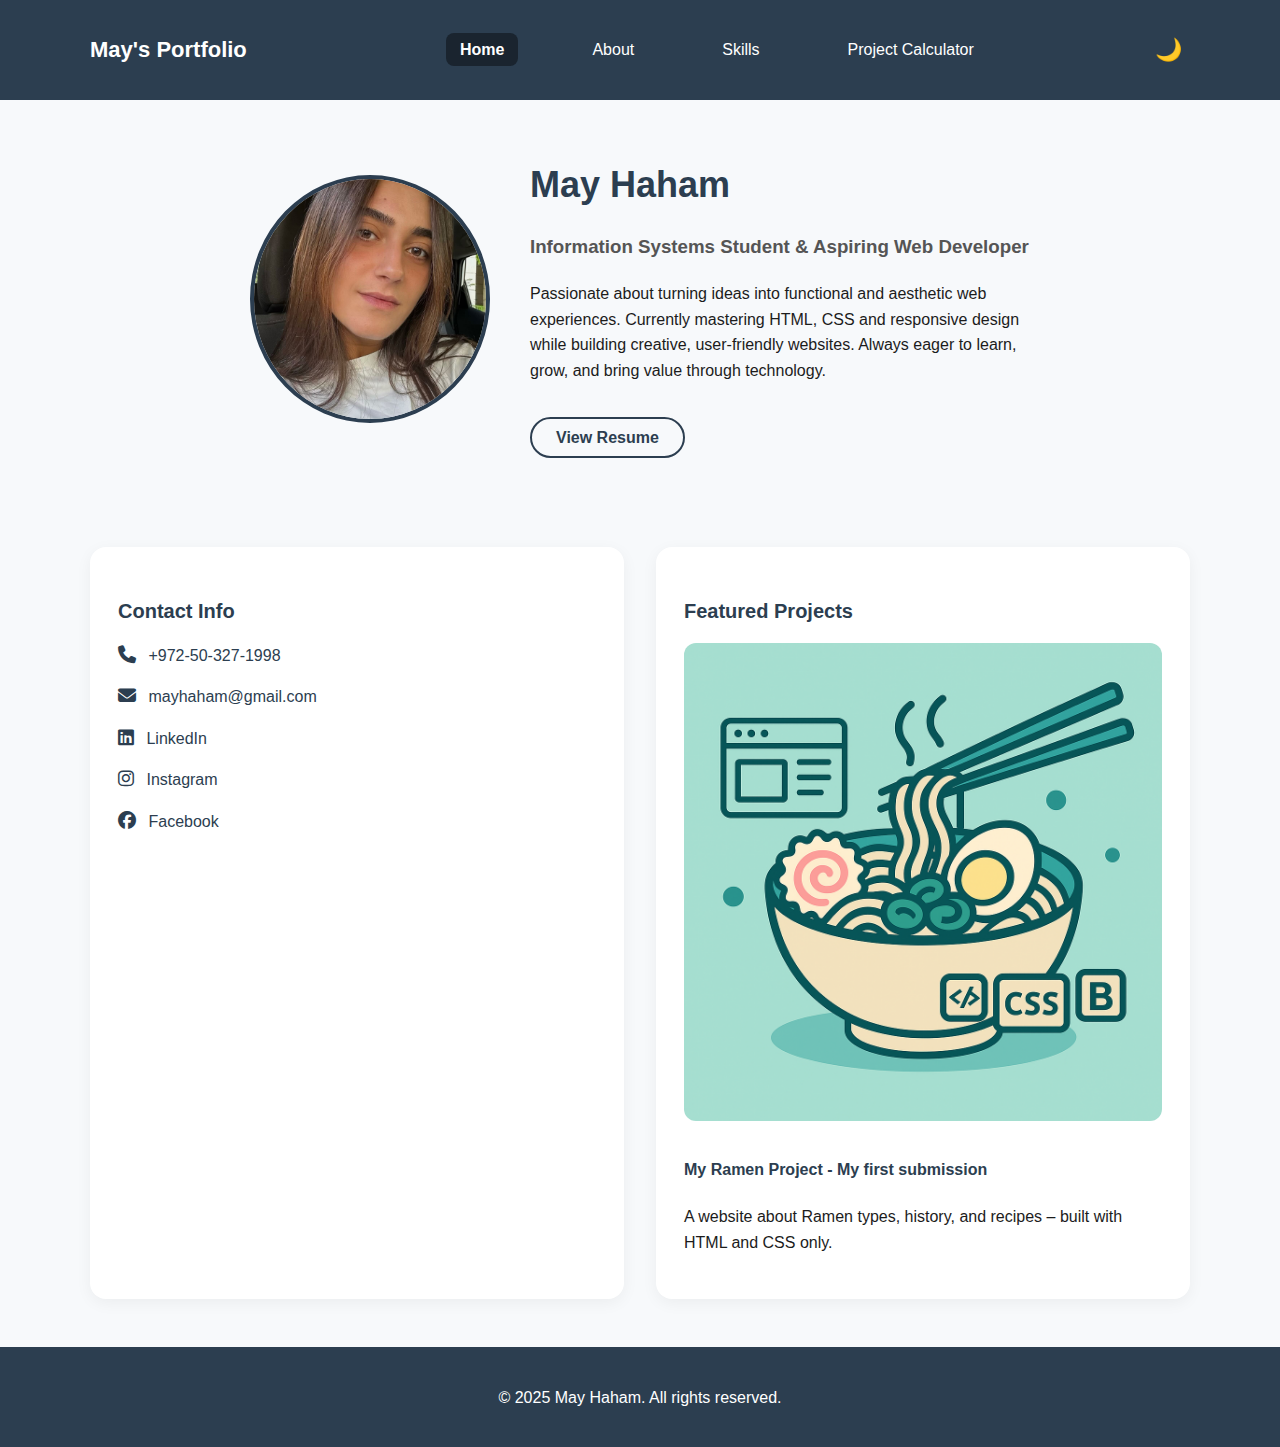
<file: index.html>
<!DOCTYPE html>
<html lang="en">
  <head>
    <meta charset="UTF-8" />
    <meta name="viewport" content="width=device-width, initial-scale=1.0" />
    <title>My Portfolio</title>
    <link rel="stylesheet" href="assets/style/global.css" />
    <link rel="stylesheet" href="assets/style/home.css" />
    <link rel="stylesheet" href="https://cdnjs.cloudflare.com/ajax/libs/font-awesome/6.5.0/css/all.min.css" />
  </head>

  <body>
    <header class="shared-bar sticky-header">
      <nav class="navbar">
        <div class="logo">May's Portfolio</div>
        <button id="hamburger" class="hamburger" aria-label="Toggle menu">☰</button>
        <ul id="nav-links" class="nav-links">
          <li><a href="index.html" class="active">Home</a></li>
          <li><a href="about.html">About</a></li>
          <li><a href="skills.html">Skills</a></li>
          <li><a href="project-calculator.html">Project Calculator</a></li>
        </ul>
        <button id="dark-mode-toggle" aria-label="Toggle dark mode">🌙</button>
      </nav>
    </header>

    <main>
      <section class="hero-row">
        <div class="hero-img-wrapper">
          <img src="assets/imgs/selfie.jpg" alt="Selfie of myself" class="hero-img" />
        </div>
        <div class="hero-text">
          <h1>May Haham</h1>
          <h3>Information Systems Student & Aspiring Web Developer</h3>
          <p>
            Passionate about turning ideas into functional and aesthetic web experiences.
            Currently mastering HTML, CSS and responsive design while building creative,
            user-friendly websites. Always eager to learn, grow, and bring value through technology.
          </p>
          <br>
          <a href="assets/resume.pdf" class="btn" target="_blank" rel="noopener">View Resume</a>
        </div>
      </section>

      <section class="info-section">
        <div class="contact">
          <h3>Contact Info</h3>
          <p><i class="fas fa-phone"></i> <a href="tel:+972503271998">+972-50-327-1998</a></p>
          <p><i class="fas fa-envelope"></i> <a href="mailto:mayhaham@gmail.com">mayhaham@gmail.com</a></p>
          <p><i class="fab fa-linkedin"></i> <a href="https://www.linkedin.com/in/may-haham-528b24362" target="_blank" rel="noopener">LinkedIn</a></p>
          <p><i class="fab fa-instagram"></i> <a href="https://www.instagram.com/mayhaham1?igsh=aHY5ZXFoZmw5b3du&utm_source=qr" target="_blank" rel="noopener">Instagram</a></p>
          <p><i class="fab fa-facebook"></i> <a href="https://www.facebook.com/share/15o52ERzLw/?mibextid=wwXIfr" target="_blank" rel="noopener">Facebook</a></p>
        </div>

        <div class="projects">
          <h3>Featured Projects</h3>
          <div class="project-item">
            <a href="https://mayhaham.github.io/HW-Ramen/ramen.html" target="_blank">
              <img src="assets/imgs/ramen-feature.png" alt="Ramen Project - My first submission" />
              <h4>My Ramen Project - My first submission</h4>
            </a>
            <p>A website about Ramen types, history, and recipes – built with HTML and CSS only.</p>
          </div>
        </div>
      </section>
    </main>

    <footer class="shared-bar">
      <p>© 2025 May Haham. All rights reserved.</p>
    </footer>

    <script src="services/global.js"></script>

  </body>
</html>
</file>
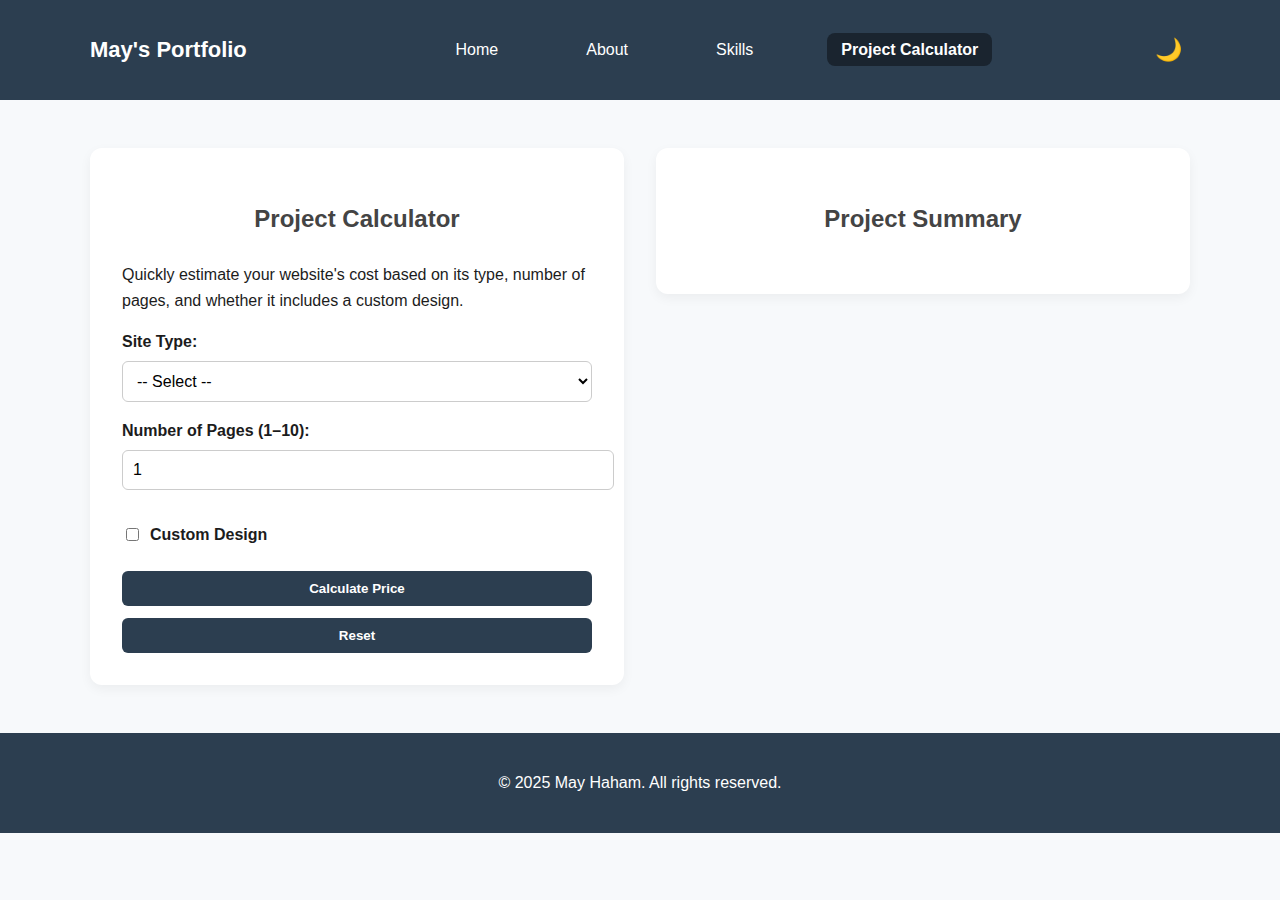
<file: project-calculator.html>
<!DOCTYPE html>
<html lang="en">
<head>
  <meta charset="UTF-8" />
  <meta name="viewport" content="width=device-width, initial-scale=1.0" />
  <title>Project Quote Calculator</title>
  <link rel="stylesheet" href="assets/style/global.css" />
  <link rel="stylesheet" href="assets/style/calcualtor.css" />
  <link rel="stylesheet" href="https://cdnjs.cloudflare.com/ajax/libs/font-awesome/6.5.0/css/all.min.css" />
</head>

<body>
  <header class="shared-bar sticky-header">
    <nav class="navbar">
      <div class="logo">May's Portfolio</div>
      <button id="hamburger" class="hamburger" aria-label="Toggle menu">☰</button>
      <ul id="nav-links" class="nav-links">
        <li><a href="index.html">Home</a></li>
        <li><a href="about.html">About</a></li>
        <li><a href="skills.html">Skills</a></li>
        <li><a href="project-calculator.html" class="active">Project Calculator</a></li>
      </ul>
      <button id="dark-mode-toggle" aria-label="Toggle dark mode">🌙</button>
    </nav>
  </header>

  <main class="calculator-wrapper">
    <section class="calculator-card">
      <h2>Project Calculator</h2>
      <p>Quickly estimate your website's cost based on its type, number of pages, and whether it includes a custom design.</p>
      <form id="quote-form">
        <label for="site-type">Site Type:</label>
        <select id="site-type" required>
          <option value="">-- Select --</option>
          <option value="business">Business</option>
          <option value="store">Online Store</option>
          <option value="blog">Blog</option>
        </select>

        <label for="num-pages">Number of Pages (1–10):</label>
        <input type="number" id="num-pages" min="1" max="10" value="1" required />
        <div class="checkbox-container">
          <input type="checkbox" id="custom-design" />
          <label for="custom-design">Custom Design</label>
        </div>
        <div class="buttons">
          <button type="submit">Calculate Price</button>
          <button type="reset">Reset</button>
        </div>
      </form>
    </section>

    <section class="result-card">
      <h2>Project Summary</h2>
      <div id="result" class="result-box hidden"></div>      
    </section>
  </main>

  <footer class="shared-bar">
    <p>© 2025 May Haham. All rights reserved.</p>
  </footer>

  <script src="services/global.js"></script>
  <script src="services/calculator.js"></script>
  
</body>
</html>
</file>
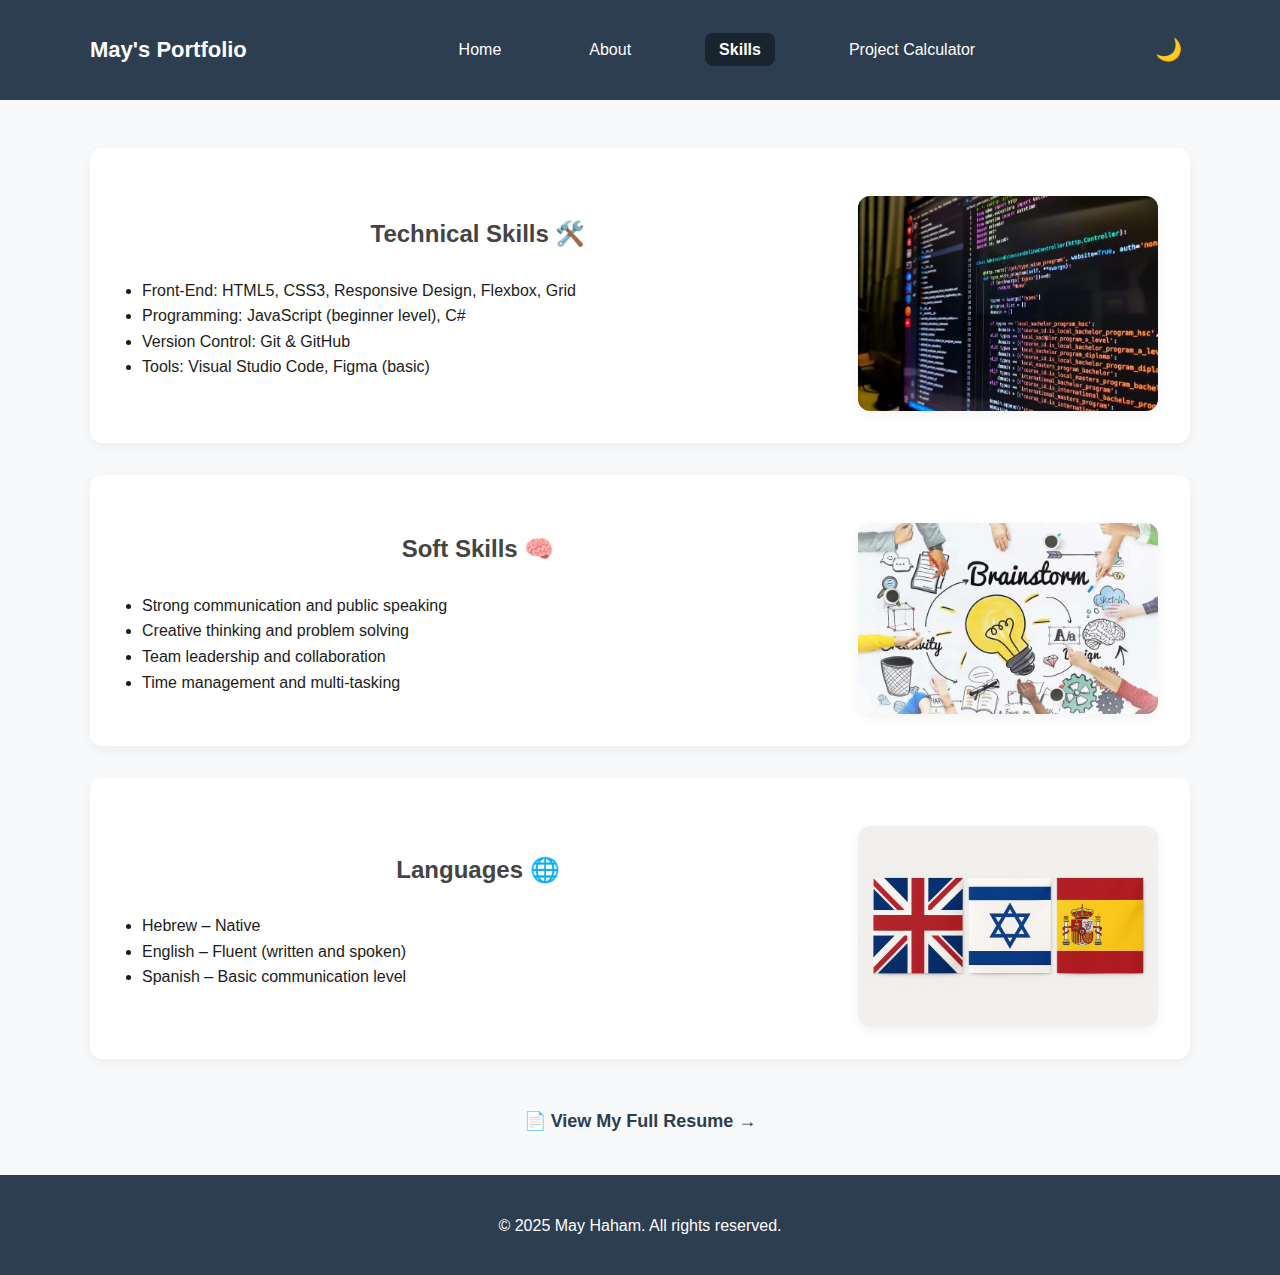
<file: skills.html>
<!DOCTYPE html>
<html lang="en">
<head>
  <meta charset="UTF-8">
  <meta name="viewport" content="width=device-width, initial-scale=1.0">
  <title>My Experience And Skills</title>
  <link rel="stylesheet" href="assets/style/global.css" />
  <link rel="stylesheet" href="assets/style/skills.css" />
  <link rel="stylesheet" href="https://cdnjs.cloudflare.com/ajax/libs/font-awesome/6.5.0/css/all.min.css" />
</head>

<body>
  <header class="shared-bar sticky-header">
    <nav class="navbar">
      <div class="logo">May's Portfolio</div>
      <button id="hamburger" class="hamburger" aria-label="Toggle menu" aria-expanded="false" aria-controls="nav-links">☰</button>
      <ul id="nav-links" class="nav-links">
        <li><a href="index.html">Home</a></li>
        <li><a href="about.html">About</a></li>
        <li><a href="skills.html" class="active">Skills</a></li>
        <li><a href="project-calculator.html">Project Calculator</a></li>
      </ul>
      <button id="dark-mode-toggle" aria-label="Toggle dark mode">🌙</button>
    </nav>
  </header>

  <main class="skills-wrapper">
    <section class="skills-card">
      <div class="skills-text">
        <h2>Technical Skills 🛠️</h2>
        <ul>
          <li>Front-End: HTML5, CSS3, Responsive Design, Flexbox, Grid</li>
          <li>Programming: JavaScript (beginner level), C#</li>
          <li>Version Control: Git & GitHub</li>
          <li>Tools: Visual Studio Code, Figma (basic)</li>
        </ul>
      </div>
      <img src="assets/imgs/skills-tech.jpg" alt="Code editor screen." class="skills-img" />
    </section>

    <section class="skills-card">
      <div class="skills-text">
        <h2>Soft Skills 🧠</h2>
        <ul>
          <li>Strong communication and public speaking</li>
          <li>Creative thinking and problem solving</li>
          <li>Team leadership and collaboration</li>
          <li>Time management and multi-tasking</li>
        </ul>
      </div>
      <img src="assets/imgs/skills-soft.jpg" alt="Team brainstorming session." class="skills-img" />
    </section>

    <section class="skills-card">
      <div class="skills-text">
        <h2>Languages 🌐</h2>
        <ul>
          <li>Hebrew – Native</li>
          <li>English – Fluent (written and spoken)</li>
          <li>Spanish – Basic communication level</li>
        </ul>
      </div>
      <img src="assets/imgs/skills-lang.jpg" alt="Flags of the United States, Israel and Spain." class="skills-img" />
    </section>
  </main>

  <section class="resume-link">
    <a href="assets/resume.pdf" target="_blank">
      📄 View My Full Resume →
    </a>
  </section>
  
  <footer class="shared-bar">
    <p>© 2025 May Haham. All rights reserved.</p>
  </footer>

  <script src="services/global.js"></script>

</body>
</html>
</file>
<file: assets/style/global.css>
@import url('./variables.css');

body {
  font-family: 'Segoe UI', Tahoma, Geneva, Verdana, sans-serif;
  background-color: var(--light-bg);
  color: var(--text-color);
  line-height: 1.6;
  transition: background-color 0.3s, color 0.3s;
  margin: 0;
  box-sizing: border-box;
  overflow-x: hidden;
}

h2 {
  text-align: center;
  font-size: 24px;
  margin-bottom: 24px;
  color: var(--subheading-color);
}

.shared-bar {
  background-color: var(--footer-bg);
  height: 100px;
  display: flex;
  align-items: center;
  justify-content: center;
  color: var(--footer-text);
}

.sticky-header {
  position: sticky;
  top: 0;
  z-index: 999;
}

.navbar {
  position: relative;
  width: 100%;
  max-width: 1100px;
  margin: 0 auto;
  padding: 0 24px;
  display: flex;
  justify-content: space-between;
  align-items: center;

}

.logo {
  font-size: 22px;
  font-weight: bold;
  color: var(--footer-text);
  white-space: nowrap;
}

.nav-links {
  list-style: none;
  display: flex;
  gap: 20px;
}

.nav-links a {
  color: var(--footer-text);
  text-decoration: none;
  font-weight: 500;
  padding: 8px 14px;
  border-radius: 8px;
  transition: background-color 0.3s, color 0.3s, font-weight 0.3s;
}

.nav-links a:hover,
.nav-links a.active {
  background-color: var(--main-color-dark);
  color: var(--primary-color);
  font-weight: bold;
}

.hamburger {
  display: none;
  background: none;
  border: none;
  font-size: 26px;
  color: var(--footer-text);
  cursor: pointer;
}

#dark-mode-toggle {
  background: transparent;
  border: none;
  font-size: 22px;
  cursor: pointer;
  padding: 4px 8px;
  line-height: 1;
}

.sun-icon {
  color: var(--sun-color);
}

.moon-icon {
  color: var(--moon-color);
}

.resume-link {
  margin: 40px auto;
  text-align: center;
  font-size: 18px;
}

.resume-link a {
  color: var(--main-color);
  font-weight: bold;
  text-decoration: none;
  transition: color 0.3s ease;
}

.resume-link a:hover {
  text-decoration: underline;
  color: var(--main-color-dark);
}

body.dark-mode {
  background-color: var(--dark-bg);
  color: var(--dark-text);
}

body.dark-mode .shared-bar,
body.dark-mode .navbar {
  background-color: var(--main-color-dark);
}

body.dark-mode .logo,
body.dark-mode .nav-links a,
body.dark-mode h1,
body.dark-mode h2,
body.dark-mode h3,
body.dark-mode p,
body.dark-mode a {
  color: var(--primary-color);
  background-color: transparent;
}

body.dark-mode .nav-links a:hover,
body.dark-mode .nav-links a.active {
  background-color: var(--main-color);
  color: var(--primary-color);
  font-weight: bold;
}

body.dark-mode .resume-link a {
  color: var(--primary-color);
}

@media only screen and (max-width: 767px) {
  .navbar {
    flex-wrap: wrap;
    justify-content: space-between;
  }

  .hamburger {
    display: block;
  }

  .nav-links {
    flex-direction: column;
    align-items: center;
    position: absolute;
    top: 100%;
    left: 0;
    right: 0;
    width: 100%;
    background-color: var(--main-color);
    display: none;
    z-index: 999;
    box-sizing: border-box;
    padding: 16px 24px;
  }

  .nav-links.nav-open {
    display: flex;
    gap: 16px;
    padding-bottom: 32px;
  }

  .nav-links li {
    width: 100%;
    text-align: center;
  }

  .nav-links a {
    width: 100%;
  }

  body {
    font-size: 17px;
  }
}

@media only screen and (min-width: 768px) and (max-width: 991px) {
  .navbar {
    padding: 0 20px;
    font-size: 18px;
  }

  .logo {
    font-size: 18px;
  }

  .nav-links {
    gap: 40px;
  }
}

@media only screen and (min-width: 992px) and (max-width: 1199px) {
  .navbar {
    padding: 0 30px;
    font-size: 19px;
  }

  .logo {
    font-size: 20px;
  }

  .nav-links {
    gap: 50px;
  }
}

@media only screen and (min-width: 1200px) {
  .navbar {
    padding: 0 40px;
  }

  .logo {
    font-size: 22px;
  }

  .nav-links {
    gap: 60px;
  }
}
</file>
<file: assets/style/home.css>
@import url('./variables.css');

.hero-row {
  display: flex;
  align-items: center;
  justify-content: center;
  gap: 40px;
  padding: 48px 32px;
  flex-wrap: wrap;
  max-width: 960px;
  margin: 0 auto;
}

.hero-text {
  flex-grow: 1;
  max-width: 500px;
}

.hero-img-wrapper {
  flex-shrink: 0;
  width: 240px;
  display: flex;
  justify-content: center;
}

.hero-img {
  width: 240px;
  height: 240px;
  border-radius: 50%;
  object-fit: cover;
  border: 4px solid var(--main-color);
}

.hero-text h1 {
  font-size: 36px;
  color: var(--main-color);
  margin: 8px 0;
}

.hero-text h3 {
  color: var(--subsubheading-color);
}

.btn {
  background-color: transparent;
  color: var(--main-color);
  border: 2px solid var(--main-color);
  padding: 10px 24px;
  border-radius: 30px;
  font-weight: 600;
  text-decoration: none;
  transition: 0.3s;
  margin-top: 20px;
}

.btn:hover {
  background-color: var(--main-color);
  color: #ffffff;
}

body.dark-mode .btn:hover {
  background-color: var(--main-color);
  color: white;
}

.info-section {
  display: flex;
  flex-wrap: wrap;
  max-width: 1100px;
  margin: 48px auto;
  padding: 0 16px;
  justify-content: center;
  gap: 32px;
}

.contact,
.projects {
  flex: 1 1 300px;
  background-color: var(--card-bg);
  padding: 28px;
  border-radius: 16px;
  box-shadow: 0 4px 16px var(--shadow);
  transition: background-color 0.3s;
}

.contact h3,
.projects h3 {
  color: var(--main-color);
  margin-bottom: 16px;
  font-size: 20px;
}

.contact a,
.projects a {
  color: var(--main-color);
  text-decoration: none;
}

.contact a:hover,
.projects a:hover {
  text-decoration: underline;
}

.project-item {
  margin-top: 16px;
}

.project-item img {
  width: 100%;
  border-radius: 12px;
  margin-bottom: 8px;
  transition: transform 0.2s ease;
}

.project-item img:hover {
  transform: scale(1.02);
}

body.dark-mode .contact,
body.dark-mode .projects {
  background-color: var(--dark-card-bg);
}

.contact i {
  margin-right: 8px;
  font-size: 18px;
  color: var(--main-color);
}

body.dark-mode .contact i {
  color: var(--dark-text);
}

@media (max-width: 767px) {
  .hero-row {
    flex-direction: column;
    text-align: center;
  }

  .hero-img-wrapper {
    justify-content: center;
  }

  .info-section {
    flex-direction: column;
    gap: 24px;
  }
}
</file>
<file: assets/style/calcualtor.css>
@import url('./variables.css');

.calculator-wrapper {
  max-width: 1100px;
  margin: 48px auto;
  padding: 0 16px;
  display: flex;
  flex-wrap: wrap;
  gap: 32px;
  justify-content: center;
  align-items: flex-start;
}

.calculator-card,
.result-card {
  background-color: var(--card-bg);
  padding: 32px;
  border-radius: 12px;
  box-shadow: 0 4px 12px var(--shadow);
  flex: 1 1 450px;
  transition: background-color 0.3s;
}

h2 {
  text-align: center;
  margin-bottom: 24px;
  color: var(--subheading-color);
}

form label {
  display: block;
  margin-top: 16px;
  font-weight: 600;
  color: var(--text-color);
}

form select,
form input[type="number"] {
  width: 100%;
  padding: 10px;
  font-size: 16px;
  margin-top: 6px;
  border: 1px solid #ccc;
  border-radius: 6px;
  background-color: white;
}

.checkbox-container {
    display: flex;
    align-items: center;
    gap: 8px;
    margin-top: 16px;
    color: var(--text-color);
  }

  .checkbox-container input[type="checkbox"] {
    transform: translateY(8px);
  }

.buttons {
  margin-top: 24px;
  display: flex;
  gap: 12px;
  flex-direction: column;
}

.buttons button {
  flex: 1;
  padding: 10px;
  font-weight: bold;
  border: none;
  border-radius: 6px;
  background-color: var(--main-color);
  color: white;
  cursor: pointer;
  transition: background-color 0.3s ease;
}

.buttons button:hover {
  background-color: var(--main-color-dark);
}

.result-box {
  margin-top: 12px;
}

.result-box ul {
  padding-left: 20px;
  line-height: 1.6;
  color: var(--text-color);
}

.result-box .thank-you {
  margin-top: 16px;
  color: green;
}

.price {
  font-weight: bold;
  color: var(--main-color);
}

body.dark-mode .calculator-card,
body.dark-mode .result-card {
  background-color: var(--dark-card-bg);
}

body.dark-mode h2,
body.dark-mode form label,
body.dark-mode .checkbox-container,
body.dark-mode .result-box,
body.dark-mode .result-box ul,
body.dark-mode .result-box li,
body.dark-mode .price,
body.dark-mode .thank-you {
  color: var(--dark-text);
}

@media (max-width: 768px) {
  .calculator-wrapper {
    flex-direction: column;
  }

}
</file>
<file: assets/style/skills.css>
@import url('./variables.css');

.skills-wrapper {
  display: flex;
  flex-wrap: wrap;
  gap: 32px;
  max-width: 1100px;
  margin: 48px auto;
  padding: 0 16px;
  justify-content: center;
}

.skills-card {
  flex: 1 1 500px;
  background-color: var(--card-bg);
  padding: 32px;
  border-radius: 12px;
  box-shadow: 0 4px 12px var(--shadow);
  display: flex;
  gap: 24px;
  align-items: center;
}

.skills-card ul {
  padding-left: 20px;
  line-height: 1.6;
  color: var(--text-color);
}

body.dark-mode .resume-link a {
  color: var(--dark-text);
}

.skills-gallery {
  flex: 1 1 300px;
  display: flex;
  flex-direction: column;
  gap: 16px;
}

.skills-gallery img {
  width: 100%;
  border-radius: 12px;
  object-fit: cover;
  box-shadow: 0 4px 12px var(--shadow);
}

body.dark-mode .skills-card {
  background-color: var(--dark-card-bg);
}

body.dark-mode .skills-card ul,
body.dark-mode .skills-card h2 {
  color: var(--dark-text);
}

.skills-img {
  width: 100%;
  margin-top: 16px;
  border-radius: 12px;
  object-fit: cover;
  box-shadow: 0 4px 12px var(--shadow);
}

@media (max-width: 600px) {
  .skills-wrapper {
    flex-direction: column;
    gap: 24px;
  }

  .skills-card {
    flex-direction: column;
    align-items: center;
    text-align: center;
  }

  .skills-img {
    width: 100%;
    max-width: 300px;
    margin-top: 16px;
  }

  .skills-card ul {
    text-align: left;
  }
}

@media (min-width: 768px) {
  .skills-card {
    display: flex;
    gap: 24px;
    align-items: center;
  }

  .skills-card ul {
    flex: 1;
  }

  .skills-img {
    flex: 1;
    max-width: 300px;
  }

  .skills-text {
    flex: 1;
  }
}
</file>
